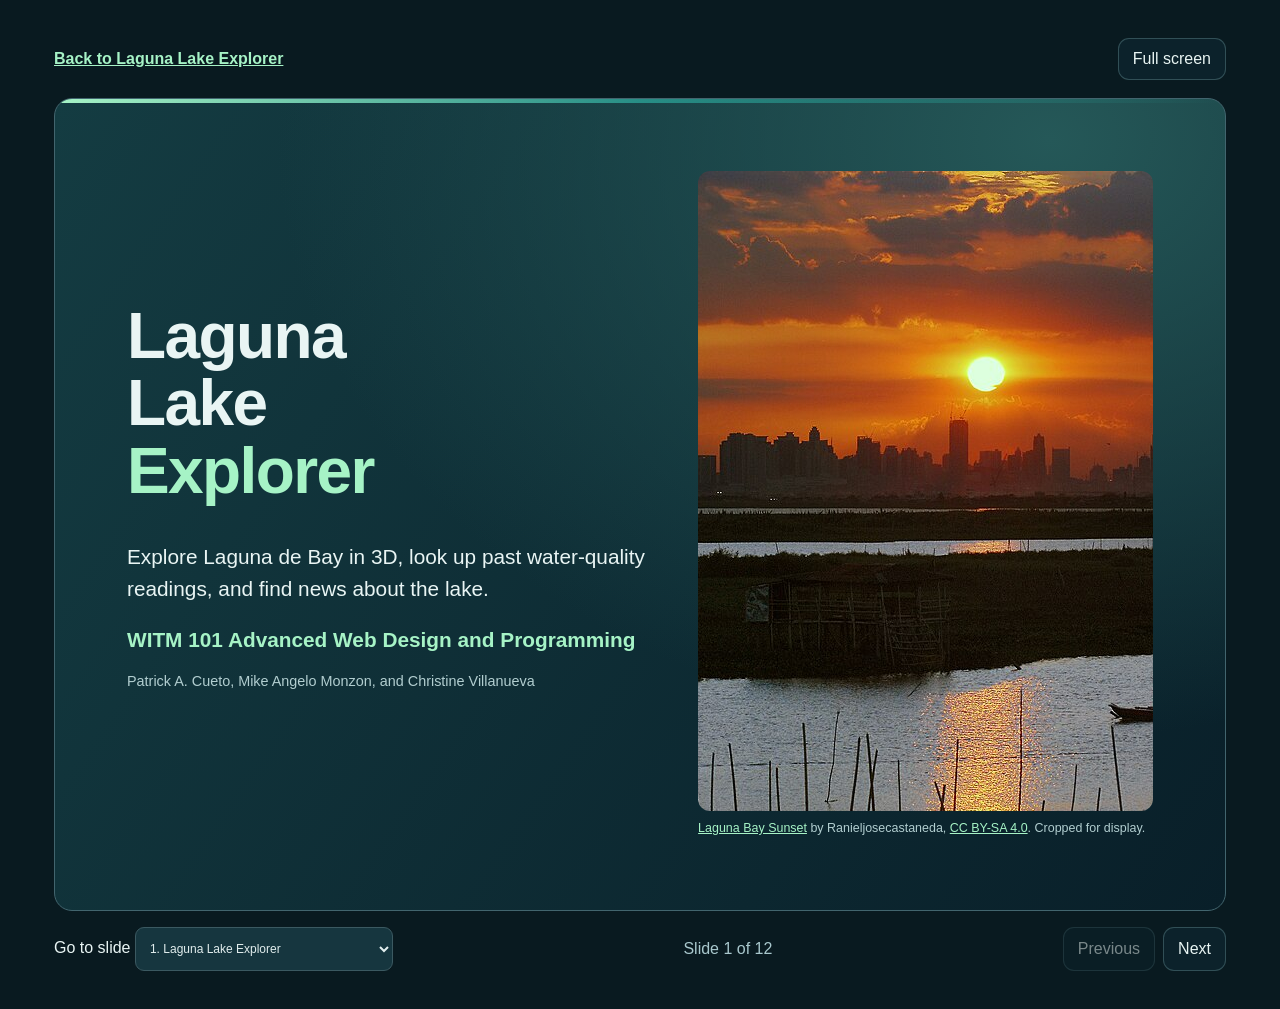
<file: presentation.html>
<!doctype html>
<html lang="en">
<head>
  <meta charset="utf-8" />
  <meta name="viewport" content="width=device-width, initial-scale=1" />
  <title>Laguna Lake Explorer | Project Presentation</title>
  <link rel="icon" href="./public/favicon.svg" type="image/svg+xml" />
  <link rel="stylesheet" href="./styles.css?v=presentation-transition" />
  <style>
    body.presentation{background:#091a20;color:#e9f5f4;overflow:auto}
    .deck{width:min(100%,78rem);margin:auto;padding:clamp(16px,3vw,38px)}
    body.presentation:fullscreen{overflow:auto}
    .deck-header,.deck-navigation{display:flex;align-items:center;justify-content:space-between;gap:12px;flex-wrap:wrap}
    .deck-navigation[hidden]{display:none}
    .deck-header{margin-bottom:18px}
    .deck-header a,.deck-action{color:#a6f3c6;font-weight:700}
    .deck-header p{margin:0;color:#a9c8cd;font-size:.85rem}
    .slide{min-height:min(60vh,36rem);padding:clamp(22px,6vw,72px);margin-bottom:16px;border:1px solid #42656e;border-radius:18px;background:linear-gradient(140deg,#153a40,#0c2630 65%)}
    .slide[hidden],#deckFullscreen[hidden]{display:none}
    .slide{position:relative;min-height:min(67svh,42rem);display:flex;flex-direction:column;justify-content:center;overflow:hidden}
    .slide::before{content:'';position:absolute;inset:0 0 auto;height:4px;background:linear-gradient(90deg,#a6f3c6,#278e86,transparent)}
    .slide-title{background:radial-gradient(ellipse at 85% 5%,#255858,transparent 55%),linear-gradient(125deg,#143c42,#091f29)}
    .slide-title h1{font-size:clamp(3.1rem,8vw,7.4rem);line-height:.98;max-width:10ch}
    .slide-with-photo{display:grid;grid-template-columns:minmax(0,1.15fr) minmax(0,1fr);align-items:center;gap:clamp(16px,4vw,48px)}
    .slide-with-photo[hidden]{display:none}
    .deck-photo{margin:0;min-width:0}
    .deck-photo img{display:block;width:100%;aspect-ratio:3/2;object-fit:cover;border-radius:12px}
    .deck-photo figcaption{margin-top:8px;color:#b2ced0;font-size:.78rem;line-height:1.5}
    .deck-photo a{color:#a6f3c6}
    .slide .deck-course{margin-top:18px;font-weight:700;color:#a6f3c6}
    .slide-technical{justify-content:flex-start}
    .deck-endpoints{display:grid;gap:8px;margin:0 0 14px}
    .deck-endpoints>div{display:grid;grid-template-columns:minmax(9rem,1fr) minmax(0,3fr);gap:4px 16px;padding:10px 12px;border-radius:8px;background:#0c2630}
    .deck-endpoints dt{color:#a6f3c6;font-weight:700}
    .deck-endpoints dd{margin:0;color:#bdd6d7}
    .deck-endpoints code{display:block;color:#e7f5f4;overflow-wrap:anywhere;font-size:.83rem}
    .deck-code-grid{display:grid;grid-template-columns:repeat(2,minmax(0,1fr));gap:16px}
    .deck-code-grid pre{max-height:16rem;margin:0 0 12px;padding:12px;overflow:auto;border:1px solid #42656e;border-radius:8px;background:#081b22;color:#c9f6d9;font-size:.8rem;line-height:1.5}
    @media(max-width:690px){
      .deck-code-grid,.deck-endpoints>div{grid-template-columns:1fr}
      .slide{min-height:min(60svh,32rem)}
      .slide-with-photo{grid-template-columns:minmax(0,1fr)}
    }
    .slide h1,.slide h2{margin:0 0 .55em;font:700 clamp(2rem,5vw,4rem)/1.06 'Space Grotesk',sans-serif;letter-spacing:-.025em}
    .slide h1 span,.slide h3{color:#a6f3c6}
    .slide h3{margin:0 0 6px;font-size:1.05em}
    .slide p,.slide li{font-size:clamp(.95rem,2.1vw,1.3rem);line-height:1.55}
    .slide p{margin:0 0 14px}
    .slide li+li{margin-top:10px}
    .slide ul,.slide ol{padding-inline-start:1.25em}
    .slide .deck-byline,.slide .slide-source{color:#b2ced0;font-size:.9rem}
    .slide a{color:#a6f3c6}
    .deck-grid{display:grid;grid-template-columns:repeat(auto-fit,minmax(min(100%,220px),1fr));gap:14px;margin:18px 0}
    .deck-grid>div{padding:14px;border:1px solid #42656e;border-radius:10px;background:#0c2630}
    .deck-grid p:last-child{margin-bottom:0}
    .deck-grid strong{display:block;color:#a6f3c6;font-size:1.45rem}
    .deck-navigation button{min-height:44px}
    .deck-navigation button:disabled{opacity:.5;cursor:default}
    .deck-navigation select{width:auto;max-width:100%;margin:0;min-height:44px}
    .deck-controls{display:flex;gap:8px}
    .deck-counter{color:#a9c8cd;font-variant-numeric:tabular-nums}
    .slide :focus-visible,.deck :focus-visible{outline:2px solid #a6f3c6;outline-offset:3px}
    @media print{
      body.presentation{background:white;color:black}
      .deck{max-width:none;padding:0}
      .deck-header,.deck-navigation{display:none}
      .slide,.slide[hidden]{display:block;break-after:page;min-height:0;background:white;border:0;color:black;margin:0;padding:24px}
      .slide:last-of-type{break-after:auto}
      .slide :is(h1 span,h3,a,.deck-byline,.slide-source,.deck-grid strong){color:#183a38}
      .deck-grid>div,.deck-endpoints>div,.deck-code-grid pre{background:white;border-color:#aaa}
      .slide::before{display:none}
      .deck-photo{max-width:24rem;margin-top:16px}
      .deck-photo figcaption,.deck-photo a{color:#183a38}
      .slide .deck-course,.deck-endpoints :is(dt,dd,code),.deck-code-grid pre{color:#183a38}
      .deck-code-grid pre{max-height:none;white-space:pre-wrap;overflow-wrap:anywhere}
    }
  </style>
</head>
<body class="presentation">
  <main class="deck">
    <header class="deck-header">
      <a href="./index.html">Back to Laguna Lake Explorer</a>
      <button id="deckFullscreen" class="ghost" type="button" hidden>Full screen</button>
    </header>

    <section class="slide slide-title slide-with-photo" aria-labelledby="slide-title">
      <div>
        <h1 id="slide-title" tabindex="-1">Laguna Lake <span>Explorer</span></h1>
        <p>Explore Laguna de Bay in 3D, look up past water-quality readings, and find news about the lake.</p>
        <p class="deck-course">WITM 101 Advanced Web Design and Programming</p>
        <p class="deck-byline">Patrick A. Cueto, Mike Angelo Monzon, and Christine Villanueva</p>
      </div>
      <figure class="deck-photo">
        <img src="./public/presentation-laguna-sunset.jpg" alt="Sunset over the waters of Laguna de Bay" width="960" height="640" fetchpriority="high" />
        <figcaption><a href="https://commons.wikimedia.org/wiki/File:Laguna_Bay_Sunset.jpg">Laguna Bay Sunset</a> by Ranieljosecastaneda, <a href="https://creativecommons.org/licenses/by-sa/4.0/">CC BY-SA 4.0</a>. Cropped for display.</figcaption>
      </figure>
    </section>

    <section class="slide" aria-labelledby="slide-purpose">
      <h2 id="slide-purpose" tabindex="-1">What does the app help us do?</h2>
      <div class="deck-grid">
        <div><h3>Explore the lake</h3><p>See the bays, nearby communities, and surrounding terrain on a 3D satellite map.</p></div>
        <div><h3>Look up a reading</h3><p>Choose a monitoring station and month to see what the Laguna Lake Development Authority (LLDA) reported.</p></div>
        <div><h3>Compare over time</h3><p>Follow a station’s readings across months and open the report pages behind them.</p></div>
        <div><h3>Find related news</h3><p>Open the landing-page news card to find coverage about Laguna de Bay and visit the original articles.</p></div>
      </div>
    </section>

    <section class="slide" aria-labelledby="slide-map">
      <h2 id="slide-map" tabindex="-1">How the map is built</h2>
      <p>MapLibre GL JS assembles small map images called tiles as you move and zoom. Our code adds terrain, station markers, and camera controls.</p>
      <div class="deck-grid">
        <div><h3>What you see</h3><p>Explore uses Esri satellite imagery. Water Quality uses an OpenStreetMap street map so station markers are easier to spot.</p></div>
        <div><h3>What gives it depth</h3><p>AWS elevation data shapes the terrain. OpenFreeMap provides buildings when you zoom in.</p></div>
        <div><h3>Where stations appear</h3><p>Station markers use coordinates recorded in the historical research package.</p></div>
      </div>
      <p class="slide-source">The browser loads the map tiles and research files. A Vercel function fetches the news feed.</p>
    </section>

    <section class="slide slide-technical" aria-labelledby="slide-endpoints">
      <h2 id="slide-endpoints" tabindex="-1">APIs, feeds, and map services</h2>
      <p>Each service supplies a different part of the app, from satellite imagery to headlines.</p>
      <dl class="deck-endpoints">
        <div><dt>MapLibre GL JS 5.6.2</dt><dd>Browser map library<code>https://unpkg.com/maplibre-gl@5.6.2/dist/maplibre-gl.js</code></dd></div>
        <div><dt>Esri World Imagery</dt><dd>Satellite raster tiles<code>https://server.arcgisonline.com/ArcGIS/rest/services/World_Imagery/MapServer/tile/{z}/{y}/{x}</code></dd></div>
        <div><dt>OpenStreetMap</dt><dd>Water Quality raster tiles<code>https://tile.openstreetmap.org/{z}/{x}/{y}.png</code></dd></div>
        <div><dt>AWS Terrain Tiles</dt><dd>Terrarium elevation tiles<code>https://s3.amazonaws.com/elevation-tiles-prod/terrarium/{z}/{x}/{y}.png</code></dd></div>
        <div><dt>OpenFreeMap</dt><dd>Vector tiles and building footprints<code>https://tiles.openfreemap.org/planet</code></dd></div>
        <div><dt>Google News RSS</dt><dd>Supplies Laguna Lake headlines, publishers, dates, and article links.<code>https://news.google.com/rss/search</code></dd></div>
        <div><dt>Laguna Lake News API</dt><dd>Our Vercel endpoint turns Google News RSS into JSON the landing page can display. Media Cloud can serve as a fallback when configured.<code>/api/news/laguna-lake</code></dd></div>
      </dl>
      <p class="slide-source">Tile templates use zoom, column, and row coordinates. Esri orders them as row then column.</p>
    </section>

    <section class="slide slide-technical" aria-labelledby="slide-code">
      <h2 id="slide-code" tabindex="-1">What the map code controls</h2>
      <p>One part sets the starting camera view. The other tells the map where to download satellite images.</p>
      <div class="deck-code-grid">
        <div>
          <h3>Map initialization</h3>
          <p class="slide-source">The camera settings control where the view starts, how far you can zoom, and how much you can tilt.</p>
          <pre tabindex="0" aria-label="MapLibre constructor from app.js"><code>const map = new maplibregl.Map({
    container: 'map', style, ...landingCamera, maxPitch: 78, minZoom: 3, maxZoom: 19, antialias: true,
    renderWorldCopies: false, maxBounds: [[94, -7], [153, 32]],
    attributionControl: window.matchMedia(mobileLayout).matches ? { compact: true } : true,
    transformCameraUpdate: ({ zoom, pitch }) =&gt; {
      const explorer = $('explorerUI');
      const onLanding = explorer.hidden || explorer.classList.contains('explorer-leaving');
      return { pitch: Math.min(pitch, onLanding ? landingCamera.pitch : pitchLimit(zoom)) };
    }
  });</code></pre>
        </div>
        <div>
          <h3>Satellite source</h3>
          <p class="slide-source">The satellite source lists the Esri tile address, the area covered, and the imagery credit.</p>
          <pre tabindex="0" aria-label="Esri raster source from app.js"><code>satellite: {
        type: 'raster',
        tiles: ['https://server.arcgisonline.com/ArcGIS/rest/services/World_Imagery/MapServer/tile/{z}/{y}/{x}'],
        tileSize: 256, maxzoom: 19, bounds: coverageBounds,
        attribution: 'Imagery © &lt;a href="https://www.arcgis.com/home/item.html?id=10df2279f9684e4a9f6a7f08febac2a9"&gt;Esri&lt;/a&gt;, Vantor, Earthstar Geographics, and the GIS User Community'
      }</code></pre>
        </div>
      </div>
      <p class="slide-source">Excerpts from <a href="./app.js">app.js</a>. The flat Water Quality raster source is configured in <a href="./water-quality.js">water-quality.js</a>.</p>
    </section>

    <section class="slide slide-with-photo" aria-labelledby="slide-explore">
      <div>
        <h2 id="slide-explore" tabindex="-1">Take a tour of the lake</h2>
        <ol>
          <li>Click <strong>Explore</strong> to enter the map.</li>
          <li>Choose a bay in the Exploration Console to fly to that area.</li>
          <li>Switch between 3D and top-down views, or use the elevation toggle to see how the terrain changes.</li>
        </ol>
        <p class="slide-source">Zoom out with the regional shortcuts to view the Philippines or the area PAGASA monitors for tropical cyclones.</p>
      </div>
      <figure class="deck-photo">
        <img src="./public/laguna-news-fallback.jpg" alt="The town of Paete and Laguna de Bay viewed from the hills" width="330" height="248" loading="lazy" />
        <figcaption>Laguna de Bay from Paete, Laguna. <a href="https://commons.wikimedia.org/wiki/File:Paete,_Laguna_and_Laguna_Lake_17Apr2025.jpg">Photo by RFNirmala</a> · <a href="https://creativecommons.org/publicdomain/zero/1.0/">CC0</a>.</figcaption>
      </figure>
    </section>

    <section class="slide" aria-labelledby="slide-quality">
      <h2 id="slide-quality" tabindex="-1">Read the water-quality map</h2>
      <ol>
        <li>Choose a month and a measurement, such as dissolved oxygen.</li>
        <li>Click a station to see its available readings and the original report reference.</li>
        <li>Use the colors to compare eligible readings with the DENR Class C guideline. Green meets the guideline, red falls outside it, and gray means the reading wasn’t assessed.</li>
      </ol>
      <p class="slide-source">The heatmap highlights patterns around mapped stations. Its colors can extend beyond the lake’s shoreline.</p>
      <p class="slide-source"><a href="https://r9.emb.gov.ph/wp-content/uploads/2025/08/ANNUAL-REGIONAL-WATER-QUALITY-STATUS-REPORT-2023.pdf">DENR guideline reference</a></p>
    </section>

    <section class="slide" aria-labelledby="slide-trends">
      <h2 id="slide-trends" tabindex="-1">Compare readings and check sources</h2>
      <div class="deck-grid">
        <div><h3>Historical Trends</h3><p>Choose a station to follow its readings over time. A gap means there’s no exact number for that month.</p></div>
        <div><h3>Research archive</h3><p>Search readings, see which months have data, and find the report page behind a value.</p></div>
        <div><h3>Unusual readings</h3><p>Read about possible factors such as nutrient inputs, algal blooms, or sediment moved by wind. Identifying a cause requires evidence from the event itself.</p></div>
      </div>
    </section>

    <section class="slide" aria-labelledby="slide-ai">
      <h2 id="slide-ai" tabindex="-1">How the readings were gathered</h2>
      <ol>
        <li><strong>Find the reports.</strong> AI helped organize potential LLDA reports and identify tables to review.</li>
        <li><strong>Record each reading.</strong> Save the station, month, measurement, value, unit, and report page.</li>
        <li><strong>Check the report.</strong> Keep details such as &lt;0.1 and mark entries that still need review.</li>
        <li><strong>Make the data available.</strong> Bundle the records in JSON and CSV with a list of sources and months covered.</li>
      </ol>
      <p class="slide-source">LLDA reports are the source of the measurements. The data package records where manual review is still pending. <a href="./public/data/Laguna_Lake_Consolidated_Research_2026/README.md">Research package notes</a></p>
    </section>

    <section class="slide" aria-labelledby="slide-coverage">
      <h2 id="slide-coverage" tabindex="-1">What the dataset covers</h2>
      <p>The archive contains readings from selected months. BOD stands for biochemical oxygen demand, a measure of how much oxygen microorganisms use to break down material in the water.</p>
      <div class="deck-grid">
        <div><strong>225 readings</strong><p>October to December 2024 across five parameters.</p></div>
        <div><strong>192 readings</strong><p>January to June 2026 for dissolved oxygen and BOD.</p></div>
        <div><strong>90 readings</strong><p>October to December 2023 for BOD and dissolved oxygen.</p></div>
        <div><strong>84 readings</strong><p>January to March 2025 for BOD and dissolved oxygen.</p></div>
        <div><strong>2 annual averages</strong><p>Lake-wide BOD for 2023 and 2025.</p></div>
      </div>
      <p class="slide-source">Nine stations have historical map coordinates. The archive flags monthly readings for review and also lists reports whose readings haven’t been extracted.</p>
    </section>

    <section class="slide" aria-labelledby="slide-news">
      <h2 id="slide-news" tabindex="-1">Read news about Laguna de Bay</h2>
      <ol>
        <li>Click <strong>News</strong> beside Explore on the landing page.</li>
        <li>Scroll or use the arrows to browse the headlines. Each card shows the publisher and the date supplied by the feed.</li>
        <li>Click a headline to open the story. Click <strong>Hide News</strong> to return to the full map view.</li>
      </ol>
      <p class="slide-source">Google News RSS provides the headlines. A card labeled <strong>Lake photo</strong> shows a general lake view when the feed has no usable article image.</p>
    </section>

    <section class="slide" aria-labelledby="slide-demo">
      <h2 id="slide-demo" tabindex="-1">Try it yourself</h2>
      <ol>
        <li>Open Explore and fly to one of the lake viewpoints.</li>
        <li>Open Water Quality and choose a station to inspect its reported values and source.</li>
        <li>Open Historical Trends and select a different station to update the chart.</li>
        <li>Open Research to look up a reading, then return to the landing page and open News.</li>
      </ol>
      <a class="deck-action" href="./index.html">Open Laguna Lake Explorer</a>
    </section>

    <nav class="deck-navigation" aria-label="Slide controls" hidden>
      <label for="slidePicker">Go to slide
        <select id="slidePicker"></select>
      </label>
      <span id="slideCounter" class="deck-counter" aria-live="polite"></span>
      <div class="deck-controls">
        <button class="ghost" id="previousSlide" type="button">Previous</button>
        <button class="ghost" id="nextSlide" type="button">Next</button>
      </div>
    </nav>
  </main>
  <script>
    const slides = Array.from(document.querySelectorAll('.slide'));
    const picker = document.getElementById('slidePicker');
    const previous = document.getElementById('previousSlide');
    const next = document.getElementById('nextSlide');
    const counter = document.getElementById('slideCounter');
    let current = 0;
    const fullscreen = document.getElementById('deckFullscreen');
    if (document.fullscreenEnabled) {
      fullscreen.hidden = false;
      fullscreen.addEventListener('click', async () => {
        try {
          if (document.fullscreenElement) await document.exitFullscreen();
          else await document.body.requestFullscreen();
        } catch {
          fullscreen.hidden = true;
        }
      });
      document.addEventListener('fullscreenchange', () => {
        fullscreen.textContent = document.fullscreenElement ? 'Exit full screen' : 'Full screen';
      });
    }

    slides.forEach((slide, index) => {
      picker.add(new Option((index + 1) + '. ' + slide.querySelector('h1,h2').textContent, index));
    });

    function showSlide(index, focusHeading = true) {
      current = Math.max(0, Math.min(slides.length - 1, index));
      slides.forEach((slide, position) => { slide.hidden = position !== current; });
      picker.value = current;
      previous.disabled = current === 0;
      next.disabled = current === slides.length - 1;
      counter.textContent = 'Slide ' + (current + 1) + ' of ' + slides.length;
      if (focusHeading) slides[current].querySelector('h1,h2').focus();
    }

    previous.addEventListener('click', () => showSlide(current - 1));
    next.addEventListener('click', () => showSlide(current + 1));
    picker.addEventListener('change', () => showSlide(Number(picker.value)));
    document.addEventListener('keydown', event => {
      if (event.altKey || event.ctrlKey || event.metaKey || event.target.closest('select, pre')) return;
      const targets = { ArrowLeft: current - 1, ArrowRight: current + 1, Home: 0, End: slides.length - 1 };
      if (!Object.hasOwn(targets, event.key)) return;
      event.preventDefault();
      showSlide(targets[event.key]);
    });
    document.querySelector('.deck-navigation').hidden = false;
    showSlide(0, false);
  </script>
</body>
</html>
</file>
<file: styles.css>
:root{font-family:'DM Sans',sans-serif;color:#e9f5f4;background:#091a20;font-synthesis:none}*{box-sizing:border-box}body{margin:0;overflow:hidden}button,select{font:inherit}button{cursor:pointer}#map{position:fixed;inset:0;background:#102b37}.vignette{position:fixed;inset:0;pointer-events:none;background:linear-gradient(90deg,rgba(5,18,26,.22),transparent 52%),linear-gradient(180deg,rgba(4,15,21,.3),transparent 26%,transparent 77%,rgba(4,15,21,.5));z-index:1}.topbar{position:fixed;top:0;left:0;right:0;height:84px;z-index:5;display:flex;align-items:center;justify-content:space-between;padding:0 32px;background:linear-gradient(180deg,rgba(6,21,29,.9),rgba(6,21,29,0));pointer-events:none}.topbar>*{pointer-events:auto}.brand{display:flex;gap:13px;align-items:center}.brand-mark{font-size:38px;line-height:42px;color:#8ee6bc;border:1px solid #45947c;background:#123c3b;border-radius:13px;width:46px;text-align:center;font-weight:bold}.brand strong{font:700 15px 'Space Grotesk';letter-spacing:1.2px}.brand strong span{color:#9be8b7}.brand small{display:block;color:#9bb2b8;font-size:10px;letter-spacing:1.6px;margin-top:4px}.top-center{display:flex;gap:8px;align-items:center;font-size:10px;letter-spacing:2px;color:#b8cec9;background:rgba(8,30,36,.7);border:1px solid #386064;padding:12px 16px;border-radius:100px}.live-dot{background:#95d8af;box-shadow:0 0 12px #95d8af;width:6px;height:6px;border-radius:100%}.header-actions{display:flex;gap:10px}.ghost{color:#e8f4f2;background:rgba(13,38,47,.78);border:1px solid rgba(160,211,216,.25);border-radius:11px;padding:11px 14px}.ghost:hover,.mode:hover,.location:hover{background:rgba(59,112,116,.4)}.sidebar{position:fixed;z-index:4;left:22px;top:99px;bottom:27px;width:346px;overflow:auto;padding:26px 25px;background:rgba(7,25,34,.92);border:1px solid rgba(160,218,218,.19);border-radius:18px;box-shadow:0 14px 50px #07141966;backdrop-filter:blur(22px);scrollbar-width:thin;scrollbar-color:#426d70 transparent}.side-kicker{font-size:10px;color:#9cd3b7;letter-spacing:1.8px;font-weight:700;display:flex;justify-content:space-between}.side-kicker span{color:#76949a}h1{font:600 42px/1.07 'Space Grotesk';letter-spacing:-1.9px;margin:25px 0 13px}h1 em{color:#9feabf;font-style:normal}.intro{font-size:12px;line-height:1.8;color:#a4babe;margin:0 0 25px}.stats{display:grid;grid-template-columns:1fr 1fr;gap:11px;margin-bottom:23px}.stats>div{background:#17364091;border:1px solid #33535b;padding:13px;border-radius:10px}.stats strong{font:600 27px 'Space Grotesk';display:block}.stats small{font-size:10px;color:#9ebabe}.section-heading{font-size:10px;letter-spacing:1.55px;color:#7f9fa7;font-weight:700;display:flex;justify-content:space-between;margin:22px 0 11px}.mode-group{display:grid;grid-template-columns:1fr 1fr;gap:9px}.mode{border-radius:10px;border:1px solid #34565c;background:#12313a;color:#aec8cb;padding:12px;font-size:12px}.mode.active{background:#234c43;border-color:#78c69d;color:#c9f6d9}.location-list{display:flex;flex-direction:column;gap:7px}.location{width:100%;background:#132e3791;border:1px solid transparent;border-radius:9px;color:#d7e8e7;padding:11px;display:flex;align-items:center;gap:11px;text-align:left}.location>span:first-child{color:#90d7bc}.location>span:nth-child(2){flex:1;font-size:12px;font-weight:700}.location small{display:block;color:#8ca9b0;font-weight:400;font-size:10px;margin-top:5px}.location b{color:#9ab4b9;font-weight:400}.location.active{border-color:#6ebc97;background:#244a42}select{width:100%;background:#16363f;color:#e1eded;border:1px solid #3b5961;border-radius:9px;padding:10px;margin-bottom:9px;outline-color:#a2e3bd;font-size:12px}.reading-list{display:grid;grid-template-columns:1fr 1fr;gap:7px}.reading{padding:11px;border-radius:9px;border:1px solid #345159;background:#112e38}.reading small{display:block;color:#9fb8bc;font-size:10px}.reading b{display:block;font:600 15px 'Space Grotesk';margin-top:7px}.source-note{font-size:10px;line-height:1.6;color:#9ebbb9;border-left:2px solid #e0ba75;margin-top:18px;padding-left:10px}.report{display:block;margin-top:18px;color:#92d7ad;font-size:11px;text-decoration:none}.report:hover{text-decoration:underline}.compass{position:fixed;z-index:3;right:31px;top:109px;text-align:center;background:rgba(7,26,34,.83);border:1px solid #46636c;border-radius:15px;padding:17px 19px}.compass small{font-size:9px;letter-spacing:1px;color:#b1c8ca}.compass small span{color:#ecf8f3}.coordinates{position:fixed;z-index:3;bottom:100px;right:30px;background:rgba(6,24,32,.84);border:1px solid #4a6970;border-radius:12px;padding:16px 19px;min-width:220px}.coordinates>span{color:#8bcab1;font-weight:700;letter-spacing:1.4px;font-size:9px}.coordinates strong{font:600 15px 'Space Grotesk';display:block;margin:8px 0}.coordinates small{font-size:10px;color:#9ab4bd}.hud-bottom{position:fixed;z-index:3;bottom:29px;left:396px;right:30px;display:flex;align-items:center;justify-content:space-between;gap:10px}.instructions{display:flex;align-items:center;gap:7px;font-size:11px;background:rgba(7,26,34,.87);padding:13px 15px;border-radius:12px;border:1px solid #42656e}.key{font:600 11px 'Space Grotesk';padding:4px 6px;border:1px solid #71898c;border-bottom-width:3px;border-radius:4px;background:#1e3c43;color:white}.divider{color:#6a888e;margin:0 7px}.terrain-toggle{border:1px solid #597b79;border-radius:11px;background:#153a40;color:#d2f4e2;padding:14px;white-space:nowrap}.terrain-toggle.enabled{border-color:#b0edc5;background:#32644c}.crosshair{position:fixed;left:calc(50% + 170px);top:50%;transform:translate(-50%,-50%);z-index:2;pointer-events:none;opacity:.7}.crosshair span:first-child{display:block;height:1px;width:24px;background:#d3fff0;position:absolute;left:-12px}.crosshair span:last-child{display:block;height:24px;width:1px;background:#d3fff0;position:absolute;top:-12px}.notice{position:fixed;z-index:8;left:50%;transform:translateX(-50%);top:93px;color:#d2f6e5;background:#102d34e8;border:1px solid #527e78;border-radius:9px;padding:9px 17px;font-size:11px;transition:opacity .25s;pointer-events:none}dialog{border:1px solid #517771;border-radius:16px;background:#0c2630;color:#e1f3ec;max-width:450px;width:90%;box-shadow:0 30px 90px #0008}dialog::backdrop{background:#001920a8}.dialog-body{padding:17px}.dialog-title{display:flex;align-items:center;justify-content:space-between;font:600 21px 'Space Grotesk'}.dialog-title button{border:0;background:none;color:white;font-size:29px}.dialog-body p{font-size:13px;line-height:1.7;color:#aac1bf}.shortcut-grid{display:grid;grid-template-columns:95px 1fr;gap:12px;font-size:12px;padding:15px 0}.shortcut-grid span{color:#a8e7bd}.shortcut-grid strong{font-weight:500}.dialog-body .fine{font-size:11px;color:#8aabae}.sr-only{position:absolute;width:1px;height:1px;overflow:hidden;clip:rect(0,0,0,0)}.maplibregl-ctrl-bottom-right{bottom:3px;right:12px}.maplibregl-ctrl-attrib{font-size:9px}@media(max-width:950px){.top-center{display:none}.instructions{display:none}.hud-bottom{left:20px}.sidebar{width:295px;left:12px;padding:20px}.crosshair{left:calc(50% + 140px)}.topbar{padding:0 18px}.compass{right:15px}.coordinates{right:15px}}@media(max-width:650px){.topbar{height:70px}.brand small{display:none}.brand strong{font-size:12px}.brand-mark{width:37px;font-size:29px}.header-actions .ghost span{display:none}.sidebar{left:10px;right:10px;top:auto;bottom:10px;width:auto;height:35vh;min-height:220px;padding:16px}.sidebar h1,.sidebar .intro,.sidebar .stats,.sidebar .side-kicker,.sidebar .mode-group,.sidebar .location-list,.sidebar .section-heading:first-of-type{display:none}.sidebar .section-heading{margin:8px 0}.coordinates{top:85px;bottom:auto;right:12px;padding:9px;min-width:0}.coordinates strong{font-size:12px}.compass{display:none}.hud-bottom{bottom:calc(35vh + 23px);left:auto;right:12px}.crosshair{left:50%;top:35%}.reading-list{grid-template-columns:repeat(3,1fr)}.notice{top:75px;width:max-content;max-width:90%}}

@media(max-width:650px){.maplibregl-ctrl-bottom-right{bottom:max(calc(35vh + 12px),232px)}}

.quality-active #terrain,
.quality-active .instructions,
.quality-active .crosshair,
.quality-active .compass,
.quality-active .coordinates{display:none}
.quality-active .hud-bottom{justify-content:flex-end}
.quality-panel h2{margin:0 0 18px;font:700 1.45rem 'Space Grotesk',sans-serif}
.quality-panel label{display:block;margin-bottom:5px}
.quality-panel p{font-size:.82rem;line-height:1.5}
.quality-panel a{color:#9ce7ca}
#qualityFactorsLink{display:block;margin:10px 0 4px;padding:6px 0;background:none;border:0;color:#9ce7ca;text-decoration:underline;text-underline-offset:3px;font-size:.82rem;text-align:left}
#researchFactors{margin:12px 0 18px;padding:12px;border:1px solid #34565c;border-radius:10px}
#researchFactors summary{cursor:pointer;font-weight:700;color:#b9efcf}
.research-factor-card{margin-top:10px;padding:12px;border:1px solid #34565c;border-radius:9px;background:#122f39}
.research-factor-card h3{margin:0;font:700 1rem 'Space Grotesk',sans-serif}
.research-factor-card small{color:#a9c8cd}
.research-factor-card p{margin:6px 0}
.research-factor-card a{display:block;color:#9ce7ca;font-size:.82rem}
.console-menu{display:grid;grid-template-columns:repeat(3,minmax(0,1fr));gap:6px;margin:12px 0 18px}
.console-menu .mode{padding:7px 4px;min-height:44px;line-height:1.2}
.console-menu .mode:disabled{opacity:.55;cursor:wait}
.quality-history{margin:12px 0}
.sidebar [hidden]{display:none}
.history-results{
 position:fixed;z-index:4;right:22px;bottom:32px;width:min(560px,calc(100vw - 410px));
 max-height:calc(100dvh - 122px);overflow:auto;overscroll-behavior:contain;
 padding:16px;border:1px solid #46636c;border-radius:16px;background:#0b2530;
 box-shadow:0 12px 32px #07141999;color:#e9f5f4
}
.history-results h2{margin:0;font:700 1.25rem 'Space Grotesk',sans-serif}
.history-results p{margin:8px 0;color:#bdcfd5;font-size:.82rem;line-height:1.45}
.history-results ul[hidden]{display:none}
.history-results canvas:not([hidden]){
 display:block;width:100%;height:clamp(158px,29dvh,260px);background:#0b1b29;border-radius:8px
}
.history-plot{position:relative}
.history-point-tooltip{
 position:absolute;z-index:1;width:max-content;max-width:100%;padding:7px 10px;pointer-events:none;
 background:#102e3b;border:1px solid #719aa3;border-radius:8px;box-shadow:0 4px 12px #0310188c;
 color:#effaf8;font-size:.78rem;line-height:1.45;white-space:pre-line;overflow-wrap:anywhere
}
.history-results details{margin-top:10px;font-size:.85rem}
.history-results summary{cursor:pointer;color:#afebd0}
.history-results details ul{max-height:14rem;overflow:auto;padding-inline-start:20px}
.history-results details li{margin-bottom:8px}
.history-results details small{display:block;color:#bdcfd5}
.history-results details a{color:#9ce7ca}
.history-results .history-comparison{border-radius:2px;transform:rotate(45deg)}
.history-results .history-guideline{width:14px;height:0;border:0;border-top:2px dashed #a6f3c6;border-radius:0}
.maplibregl-marker.station-focus-ring{
 width:48px;height:48px;border:2px solid #fff3a3;border-radius:50%;
 box-shadow:0 0 7px #fff3a3,0 0 16px #ffb82e;pointer-events:none
}
.station-focus-ring span{
 position:absolute;inset:-3px;border:3px solid #ffe46c;border-radius:inherit;
 box-shadow:0 0 9px #fff3a3,0 0 18px #ffae21;
 animation:station-focus-pulse 1.05s ease-out 4 both
}
@keyframes station-focus-pulse{
 from{opacity:1;transform:scale(1)}
 40%{opacity:.92}
 to{opacity:0;transform:scale(1.9)}
}
@media(prefers-reduced-motion:reduce){.station-focus-ring span{display:none}}
.quality-guideline-key{display:flex;flex-wrap:wrap;gap:6px 12px;list-style:none;padding:0;margin:8px 0}
.quality-guideline-key li{display:flex;align-items:center;gap:6px}
.quality-guideline-key span{width:10px;height:10px;border:1px solid #fff;border-radius:50%;flex:none}
.station-map-popup .maplibregl-popup-content{
 background:#0c2630;color:#e9f5f4;border:1px solid #42656e;border-radius:14px;
 padding:0;box-shadow:0 12px 32px #07141999
}
.station-map-popup :is(.maplibregl-popup-close-button,.maplibregl-popup-close-button:hover){
 color:#d2e7e5;background:#173640;border:1px solid #42656e;border-radius:8px;
 width:32px;height:32px;top:10px;right:10px;font-size:20px
}
.station-map-popup .maplibregl-popup-close-button:hover{background:#244a42}
.station-map-popup .maplibregl-popup-close-button:focus-visible,
.quality-popup-readings:focus-visible{outline:2px solid #9ce7ca;outline-offset:-2px}
.station-map-popup:is(.maplibregl-popup-anchor-bottom,.maplibregl-popup-anchor-bottom-left,.maplibregl-popup-anchor-bottom-right) .maplibregl-popup-tip{border-top-color:#42656e}
.station-map-popup:is(.maplibregl-popup-anchor-top,.maplibregl-popup-anchor-top-left,.maplibregl-popup-anchor-top-right) .maplibregl-popup-tip{border-bottom-color:#42656e}
.station-map-popup.maplibregl-popup-anchor-left .maplibregl-popup-tip{border-right-color:#42656e}
.station-map-popup.maplibregl-popup-anchor-right .maplibregl-popup-tip{border-left-color:#42656e}
.quality-popup{width:340px;max-width:100%;font:14px/1.4 'DM Sans',sans-serif}
.quality-popup-header{padding:14px 50px 12px 15px;border-bottom:1px solid #34565c}
.quality-popup-header h3{margin:0;font:700 17px/1.25 'Space Grotesk',sans-serif}
.quality-popup-header p{margin:4px 0 0;color:#a9c8cd;font-size:12px}
.quality-popup-readings{
 list-style:none;padding:0 14px;margin:0;max-height:min(310px,42vh);
 overflow:auto;overscroll-behavior:contain;scrollbar-width:thin;scrollbar-color:#426d70 transparent
}
.quality-popup-reading{display:grid;grid-template-columns:minmax(0,1fr) auto;align-items:baseline;gap:6px 10px;padding:9px 0}
.quality-popup-reading+.quality-popup-reading{border-top:1px solid #294650}
.quality-popup-reading h4{margin:0;font-size:13px;font-weight:600}
.quality-popup-value{display:flex;gap:4px;align-items:baseline;justify-content:flex-end;font-variant-numeric:tabular-nums}
.quality-popup-value span,.quality-popup-empty{color:#a9c8cd;font-size:11px}
.quality-popup-details{grid-column:1/-1;display:flex;flex-wrap:wrap;align-items:center;gap:4px 8px;color:#a9c8cd}
.quality-popup-details :is(small,a){font-size:11px}
.quality-popup-details a{color:#9ce7ca}
.quality-popup-status{padding:2px 6px;border-radius:5px;background:#243b45;color:#d2e3e7;font-size:11px}
.quality-popup-status.within{background:#204b3e;color:#b6f0ca}
.quality-popup-status.outside{background:#512d35;color:#ffd0d5}
@media(max-width:950px){
 .hud-bottom{justify-content:flex-end}
}
@media(max-width:650px){
 .hud-bottom{bottom:max(calc(35vh + 23px),243px)}
}

.explore-focus{width:100%;margin-bottom:10px}
.explore-focus:disabled{opacity:.55;cursor:default}

#researchDialog{max-width:none;width:min(720px,calc(100% - 24px));max-height:85vh;overflow:auto}
#researchContents{font-size:.9rem;line-height:1.5}
#researchContents label{display:block;margin:8px 0 4px}
#researchDataSearch{width:100%;padding:9px;border:1px solid #3b5961;border-radius:8px;background:#16363f;color:#e1eded;font:inherit}
.research-data-scroll{max-height:45vh;overflow:auto;border:1px solid #34565c;border-radius:8px}
.research-data-scroll table{border-collapse:collapse;width:100%;text-align:left}
.research-data-scroll caption{padding:6px 10px;text-align:left}
.research-data-scroll th{position:sticky;top:0;background:#173640}
.research-data-scroll :is(th,td){padding:6px 10px;border-bottom:1px solid #34565c;min-width:7ch;white-space:nowrap}
.research-data-scroll td:last-child{white-space:normal;min-width:24ch}
#researchContents details,.quality-panel details{margin:10px 0}
#researchContents summary,.quality-panel summary{cursor:pointer}
#researchContents li,#qualityReadingList li{margin:9px 0}
#researchContents li small,#qualityReadingList small{display:block;color:#a9c8cd}
#researchContents a,.reading a{color:#9ce7ca}
.reading a{font-size:.75rem}
@media(max-width:420px){#research{padding-inline:7px}.header-actions{gap:4px}}

#tutorialDialog{position:fixed;inset:auto;margin:0;max-width:490px;max-height:calc(100dvh - 24px);overflow:auto;padding:6px}
#tutorialDialog::backdrop{background:transparent}
#tutorialSpotlight{position:fixed;z-index:20;pointer-events:none;border:2px solid #b9ffdf;border-radius:12px;box-shadow:0 0 0 200vmax #031219c9}
#tutorialSpotlight::after{content:"";position:absolute;inset:-2px;border:1px solid #b9ffdf;border-radius:inherit;box-shadow:0 0 8px #b9ffdf,0 0 22px #5cf5aa,inset 0 0 8px #5cf5aa80;animation:tutorial-glow 2.4s ease-in-out infinite alternate}
@keyframes tutorial-glow{from{opacity:.65}to{opacity:1}}
@media(prefers-reduced-motion:reduce){#tutorialSpotlight::after{animation:none}}
.tutorial-header,.tutorial-actions,.tutorial-navigation{display:flex;align-items:center;gap:8px}
.tutorial-header,.tutorial-actions{justify-content:space-between}
.tutorial-header{font-size:.78rem;color:#a9c8cd}
.tutorial-name{font-weight:700;color:#8ee6bc}
#tutorialTitle{font:700 1.65rem/1.15 'Space Grotesk',sans-serif;margin:17px 0 12px}
#tutorialTitle:focus{outline:none}
#tutorialText,#tutorialDetail{line-height:1.5}
#tutorialDetail{color:#a9c8cd;font-size:.9rem}
.tutorial-actions{margin-top:20px;flex-wrap:wrap}
.tutorial-actions button:disabled{opacity:.5;cursor:default}
.tutorial-actions .tutorial-next{background:#8ee6bc;color:#102b31;border-color:#8ee6bc;font-weight:700}

.landing-active #map .maplibregl-canvas-container{pointer-events:none}
.landing-screen[hidden],#explorerUI[hidden]{display:none}
.landing-screen{
 position:fixed;inset:0;z-index:6;display:grid;align-items:center;
 padding:clamp(24px,7vw,112px);pointer-events:none;
 background:linear-gradient(90deg,rgba(5,20,24,.58),rgba(5,20,24,.24) 31%,transparent 66%)
}
.landing-screen{grid-template-rows:1fr auto;row-gap:20px;padding-block-end:max(36px,calc(env(safe-area-inset-bottom) + 28px))}
.landing-credits{
 justify-self:start;max-width:100%;color:#d5e8e5;font-size:.6875rem;line-height:1.35;
 text-shadow:0 1px 4px #061a24,0 1px 9px #061a24
}
.landing-credits p{margin:0}
.landing-credits p+p{margin-top:3px}
.landing-credits strong{color:#e9f5f4}
.landing-content{width:max-content;max-width:100%;color:#effbf5}
.landing-mark{
 display:grid;place-items:center;width:60px;height:60px;
 background:rgba(18,60,59,.52);font-size:46px;
 box-shadow:0 8px 32px #061a2440
}
#landingTitle{
 margin:21px 0 18px;font:700 clamp(3.2rem,7.1vw,7.1rem)/.96 'Space Grotesk',sans-serif;
 letter-spacing:-.07em;text-shadow:0 4px 29px #05191dba
}
#landingTitle span{display:block;color:#a6f3c6}
.landing-subtitle{
 max-width:36ch;margin:0 0 26px;color:#effbf5;
 font-size:clamp(1rem,1.4vw,1.25rem);line-height:1.5;text-shadow:0 2px 12px #05191d
}
.landing-actions{display:flex;flex-wrap:wrap;gap:8px;align-items:center}
.landing-actions > :not([hidden]){
 display:inline-flex;align-items:center;justify-content:center;min-height:40px;padding:7px 12px;
 pointer-events:auto;text-decoration:none;white-space:nowrap;
 font:700 .875rem 'Space Grotesk',sans-serif
}
.landing-actions > :focus-visible{outline:3px solid #fff;outline-offset:4px}
.landing-explore{
 border:1px solid #bcf9d5;border-radius:11px;color:#102821;background:#a6f3c6;
 box-shadow:0 8px 26px #061a2455
}
.landing-explore:hover{background:#c5ffdc}
@media(prefers-reduced-motion:no-preference){
 @view-transition{navigation:auto}
 ::view-transition-group(root){animation-duration:.42s;animation-timing-function:ease-in-out}
}
.landing-leaving{animation:landing-leave .7s ease-in-out both}
.landing-returning{animation:landing-return 1.12s ease-in-out both}
.explorer-entering :is(.topbar,.sidebar,.compass,.coordinates,.hud-bottom,.crosshair,.vignette){
 animation:explorer-enter .85s cubic-bezier(.2,.7,.25,1) both;
 animation-delay:var(--entry-delay,0s)
}
.explorer-leaving :is(.topbar,.sidebar,.compass,.coordinates,.hud-bottom,.crosshair,.vignette){
 animation:explorer-exit .8s cubic-bezier(.4,0,.6,1) both;
 animation-delay:var(--exit-delay,0s)
}
.explorer-leaving .sidebar{--exit-offset:-18px 0;--exit-delay:.12s}
.explorer-leaving .topbar{--exit-offset:0 -10px;--exit-delay:.08s}
.explorer-leaving .hud-bottom{--exit-offset:0 12px}
.explorer-leaving .notice{visibility:hidden}
.explorer-entering .topbar{--entry-offset:0 -12px;--entry-delay:.12s}
.explorer-entering .sidebar{--entry-offset:-22px 0;--entry-delay:.17s}
.explorer-entering :is(.compass,.coordinates){--entry-offset:12px 0;--entry-delay:.23s}
.explorer-entering .hud-bottom{--entry-offset:0 14px;--entry-delay:.28s}
.explorer-entering .notice{visibility:hidden}
@keyframes landing-leave{to{opacity:0}}
@keyframes landing-return{from{opacity:0}}
@keyframes explorer-enter{from{opacity:0;translate:var(--entry-offset,0 0)}to{opacity:1;translate:0 0}}
@keyframes explorer-exit{to{opacity:0;translate:var(--exit-offset,0 0)}}
@media(prefers-reduced-motion:reduce){
 .landing-leaving,.landing-returning,:is(.explorer-entering,.explorer-leaving) :is(.topbar,.sidebar,.compass,.coordinates,.hud-bottom,.crosshair,.vignette){animation:none}
}
@media(max-width:650px){
 .landing-screen{
  align-items:center;padding:20px 24px max(54px,calc(env(safe-area-inset-bottom) + 40px));
  background:linear-gradient(0deg,rgba(5,20,24,.69),rgba(5,20,24,.29) 36%,transparent 70%)
 }
 .landing-screen{row-gap:14px}
 .landing-mark{width:47px;height:47px;font-size:35px}
 #landingTitle{margin:14px 0 12px}
 .landing-subtitle{margin-bottom:20px}
 .explorer-entering .sidebar{--entry-offset:0 18px}
 .explorer-leaving .sidebar{--exit-offset:0 18px}
}

@media(max-height:500px){
 .landing-screen{padding-block-start:12px;row-gap:10px}
 #landingTitle{font-size:clamp(2rem,8vh,3.2rem);margin:8px 0}
 .landing-mark{display:none}
 .landing-subtitle{font-size:.9rem;margin-bottom:10px}
}

.home-link{display:inline-flex;align-items:center;text-decoration:none}
.home-link:hover{background:#1b4348}
@media(max-width:650px){
 .header-actions .ghost{padding:8px}
 .topbar .brand strong{display:block;line-height:1.12}
}

.compass-dial{
 position:relative;width:46px;height:46px;margin:0 auto 7px;
 border:1px solid #55747a;border-radius:50%;background:#102c36
}
.compass-head{position:absolute;inset:0;transform-origin:center}
.compass-head::before,.compass-head::after{
 content:"";position:absolute;left:calc(50% - 8px);width:16px;height:18px
}
.compass-head::before{
 top:4px;background:#a6f3c6;clip-path:polygon(50% 0,100% 100%,50% 79%,0 100%)
}
.compass-head::after{
 bottom:4px;background:#63808a;clip-path:polygon(0 0,50% 21%,100% 0,50% 100%)
}
.compass-head span{
 position:absolute;z-index:1;left:calc(50% - 2px);top:calc(50% - 2px);
 width:4px;height:4px;border-radius:50%;background:#e4faf3
}
.panel-toggle{display:none}
@media(max-width:760px),(max-width:950px) and (max-height:520px){
 :root{
  --mobile-gutter:10px;
  --mobile-attribution-size:44px;
  --mobile-toolbar-bottom:max(28px,calc(env(safe-area-inset-bottom) + 24px))
 }
 .topbar{
  height:62px;gap:6px;padding:0 var(--mobile-gutter);
  padding-top:env(safe-area-inset-top)
 }
 .topbar .brand{gap:6px;min-width:0}
 .topbar .brand-mark{flex:none;width:34px;font-size:25px;line-height:34px}
 .topbar .brand strong{display:block;font-size:.72rem;line-height:1.15;letter-spacing:.035em}
 .topbar .brand small,.header-actions button span{display:none}
 .header-actions{flex:none;gap:4px}
 .header-actions .ghost{
  display:inline-flex;align-items:center;justify-content:center;
  min-height:44px;min-width:44px;padding:5px 7px;font-size:.8rem
 }
 .hud-bottom{
  left:var(--mobile-gutter);right:calc(var(--mobile-gutter) + var(--mobile-attribution-size) + 6px);bottom:var(--mobile-toolbar-bottom);
  display:flex;justify-content:center;gap:6px;pointer-events:none
 }
 .quality-active .hud-bottom{justify-content:center}
 .hud-bottom button{
  pointer-events:auto;flex:1 0 auto;height:44px;
  padding:7px 8px;white-space:nowrap;font-size:.82rem
 }
 .hud-bottom .panel-toggle{display:inline-block}
 .sidebar{
  display:none;left:var(--mobile-gutter);right:var(--mobile-gutter);
  top:auto;bottom:calc(var(--mobile-toolbar-bottom) + 52px);
  width:auto;height:min(44dvh,425px);min-height:0;
  max-height:calc(100dvh - var(--mobile-toolbar-bottom) - 120px);
  padding:12px 14px 16px;overscroll-behavior:contain
 }
 .mobile-panel-open .sidebar{display:block}
 .history-results{
  left:var(--mobile-gutter);right:var(--mobile-gutter);bottom:calc(var(--mobile-toolbar-bottom) + 52px);
  width:auto;max-height:min(46dvh,calc(100dvh - var(--mobile-toolbar-bottom) - 120px));padding:12px
 }
 .mobile-panel-open .history-results{display:none}
 .sidebar :is(h1,.intro,.stats){display:none}
 .sidebar .console-menu{
  position:sticky;top:-12px;z-index:1;
  margin:4px -14px 8px;padding:8px 14px;
  background:#0b2530;border-bottom:1px solid #34565c
 }
 .sidebar .section-heading{margin:12px 0 8px}
 .sidebar .mode-group{display:grid}
 .sidebar .location-list{display:flex}
 .sidebar .section-heading:first-of-type{display:flex}
 .sidebar :is(select,button){min-height:44px}
 .sidebar select{width:100%;max-width:100%;font-size:16px}
 .sidebar .reading-list{grid-template-columns:repeat(2,minmax(0,1fr))}
 .reading-list .reading{min-width:0;overflow-wrap:anywhere}
 .coordinates{top:69px;bottom:auto;right:var(--mobile-gutter);min-width:0;padding:7px 9px}
 .compass{display:block;top:69px;left:var(--mobile-gutter);right:auto;padding:6px 8px}
 .compass-dial{width:41px;height:41px;margin-bottom:5px}
 .compass-head::before,.compass-head::after{height:15px}
 .crosshair{left:50%;top:47%}
 .mobile-panel-open .crosshair{top:33%}
 .maplibregl-ctrl-bottom-right{right:var(--mobile-gutter);bottom:max(3px,env(safe-area-inset-bottom))}
 #map .maplibregl-ctrl-attrib.maplibregl-compact{margin-right:0}
 body:not(.landing-active) #map .maplibregl-ctrl-bottom-right:has(.maplibregl-compact:not(.maplibregl-compact-show)){
  bottom:var(--mobile-toolbar-bottom)
 }
 body:not(.landing-active) #map .maplibregl-compact:not(.maplibregl-compact-show){
  min-width:var(--mobile-attribution-size);min-height:var(--mobile-attribution-size);
  margin-bottom:0;padding:0;border-radius:50%
 }
 body:not(.landing-active) #map .maplibregl-compact:not(.maplibregl-compact-show) .maplibregl-ctrl-attrib-button{
  width:var(--mobile-attribution-size);height:var(--mobile-attribution-size);
  border-radius:inherit;background-position:center;background-repeat:no-repeat
 }
 #map .maplibregl-compact-show .maplibregl-ctrl-attrib-inner{
  max-height:60px;overflow:auto;overscroll-behavior:contain
 }
 dialog{max-height:calc(100dvh - 24px);overflow:auto}
}
@media(max-width:950px) and (max-height:520px) and (orientation:landscape){
 .sidebar{
  right:auto;width:min(330px,47vw);top:66px;height:auto;max-height:none
 }
 .history-results{left:auto;width:min(440px,48vw);max-height:calc(100dvh - var(--mobile-toolbar-bottom) - 118px)}
 .mobile-panel-open .crosshair{left:70%;top:47%}
 .hud-bottom button{flex:0 1 auto}
 .compass,.coordinates{display:none}
}
@media(max-width:350px){
 .topbar .brand-mark{display:none}
 .header-actions .ghost{padding-inline:4px}
 .hud-bottom button{font-size:.74rem;padding-inline:5px}
 .landing-screen{padding-inline:16px}
 #landingTitle{font-size:clamp(2.6rem,12vw,3.2rem)}
}

.landing-screen{grid-template-columns:minmax(0,1fr)}
.landing-content{min-width:0}
.notice:empty{display:none}
@media(max-width:760px),(max-width:950px) and (max-height:520px){
 body:has(#map .maplibregl-compact-show){
  --mobile-toolbar-bottom:max(86px,calc(env(safe-area-inset-bottom) + 83px))
 }
 .landing-active:has(#map .maplibregl-compact-show) .landing-screen{padding-bottom:max(85px,calc(env(safe-area-inset-bottom) + 81px))}
}
@media(max-width:650px){
 .landing-content{width:100%}
}

.coverage-calendar{margin:4px 0 12px}
.coverage-year{border:0;padding:0;margin:0 0 10px;min-width:0}
.coverage-year legend{padding:0;margin-bottom:4px;color:#c4ddda;font-weight:700}
.coverage-months{display:grid;grid-template-columns:repeat(4,minmax(0,1fr));gap:4px}
.coverage-months button{padding:4px 2px;min-height:34px}
.coverage-months button:disabled{opacity:.48;cursor:default}
.quality-share{font-size:.8rem;padding:8px 10px}
#qualityShareUrl{width:100%;margin-top:6px;font:inherit}
#qualityShareStatus:empty{display:none}

.landing-screen{
 grid-template-columns:minmax(0,1fr) clamp(380px,min(50%,calc(100% - 430px)),960px);
 column-gap:clamp(20px,4vw,64px)
}
.landing-credits{grid-column:1/-1}
.landing-news{
 pointer-events:auto;min-width:0;padding:16px;
 border:1px solid #42656e;border-radius:16px;background:rgb(12 38 48 / 50%);
 box-shadow:0 14px 38px #061a245c;text-shadow:0 1px 3px #061a24
}
.landing-news-header,.landing-news-footer{
 display:flex;align-items:center;justify-content:space-between;gap:10px
}
.landing-news h2{margin:0 auto 0 0;font:700 1.15rem/1.15 'Space Grotesk',sans-serif}
.landing-news-body:not([hidden]){display:flow-root}
.landing-news-animating{overflow:hidden}
.landing-news-controls:not([hidden]){display:flex;gap:5px}
.landing-news button{
 min-height:40px;min-width:40px;padding:0 8px;
 border:1px solid #42656e;border-radius:8px;background:#173a43;color:#effbf5
}
.landing-news button:disabled{opacity:.45;cursor:default}
.landing-news a{color:#a6f3c6;text-underline-offset:3px}
.landing-news :focus-visible{outline:2px solid #a6f3c6;outline-offset:2px}
.landing-news-status,.landing-news-footer{color:#b6cecf;font-size:.75rem}
.landing-news-status{margin:10px 0}
.landing-news-slides{
 --news-row-height:124px;
 max-height:calc(3 * var(--news-row-height));position:relative;
 overflow-y:auto;overscroll-behavior-y:contain;
 scroll-snap-type:y mandatory;list-style:none;margin:10px 0;padding:0;
 scrollbar-width:thin;scrollbar-color:#86b6aa #102c35;scrollbar-gutter:stable
}
.landing-news-slides:is(:hover,:focus-within){scrollbar-color:#a6f3c6 #102c35}
@media(forced-colors:active){
 .landing-news-slides,.landing-news-slides:is(:hover,:focus-within){scrollbar-color:auto}
}
.landing-news-slide{
 height:var(--news-row-height);scroll-snap-align:start;padding:10px 10px 10px 3px;
 border-bottom:1px solid #86b6aa55
}
.landing-news-slide:last-child{border-bottom-color:transparent}
.landing-news-card{display:grid;grid-template-columns:clamp(76px,12vw,108px) minmax(0,1fr);gap:12px}
.landing-news-thumbnail{
 display:grid;place-items:center;position:relative;overflow:hidden;
 aspect-ratio:4/3;border-radius:8px;background:#21424a;color:#b6cecf
}
.landing-news-thumbnail img{position:absolute;inset:0;width:100%;height:100%;object-fit:cover}
.landing-news-photo-label{
 position:absolute;inset:auto 0 0;padding:3px 4px;text-align:center;
 color:#fff;background:#091a20e6;font-size:.62rem
}
.landing-news-category,.landing-news-meta{display:block;font-size:.69rem;color:#b6cecf;overflow-wrap:anywhere}
.landing-news-card a{
 display:-webkit-box;-webkit-box-orient:vertical;-webkit-line-clamp:3;overflow:hidden;
 margin:5px 0;font-weight:700;font-size:.88rem;line-height:1.3;overflow-wrap:anywhere;
 text-decoration:none
}
.landing-news-card a:hover{color:#e7fff0}
.landing-news-footer{min-height:24px}
.landing-news-footer span{margin-left:auto}
@media(max-width:850px){
 .landing-screen{grid-template-columns:minmax(0,1fr);grid-template-rows:auto auto auto;align-content:safe center}
 .landing-screen{overflow-y:auto}
 .landing-content,.landing-credits{pointer-events:auto}
}
@media(min-width:851px) and (max-height:640px){
 .landing-screen{overflow-y:auto}
 .landing-content,.landing-credits{pointer-events:auto}
}
</file>
